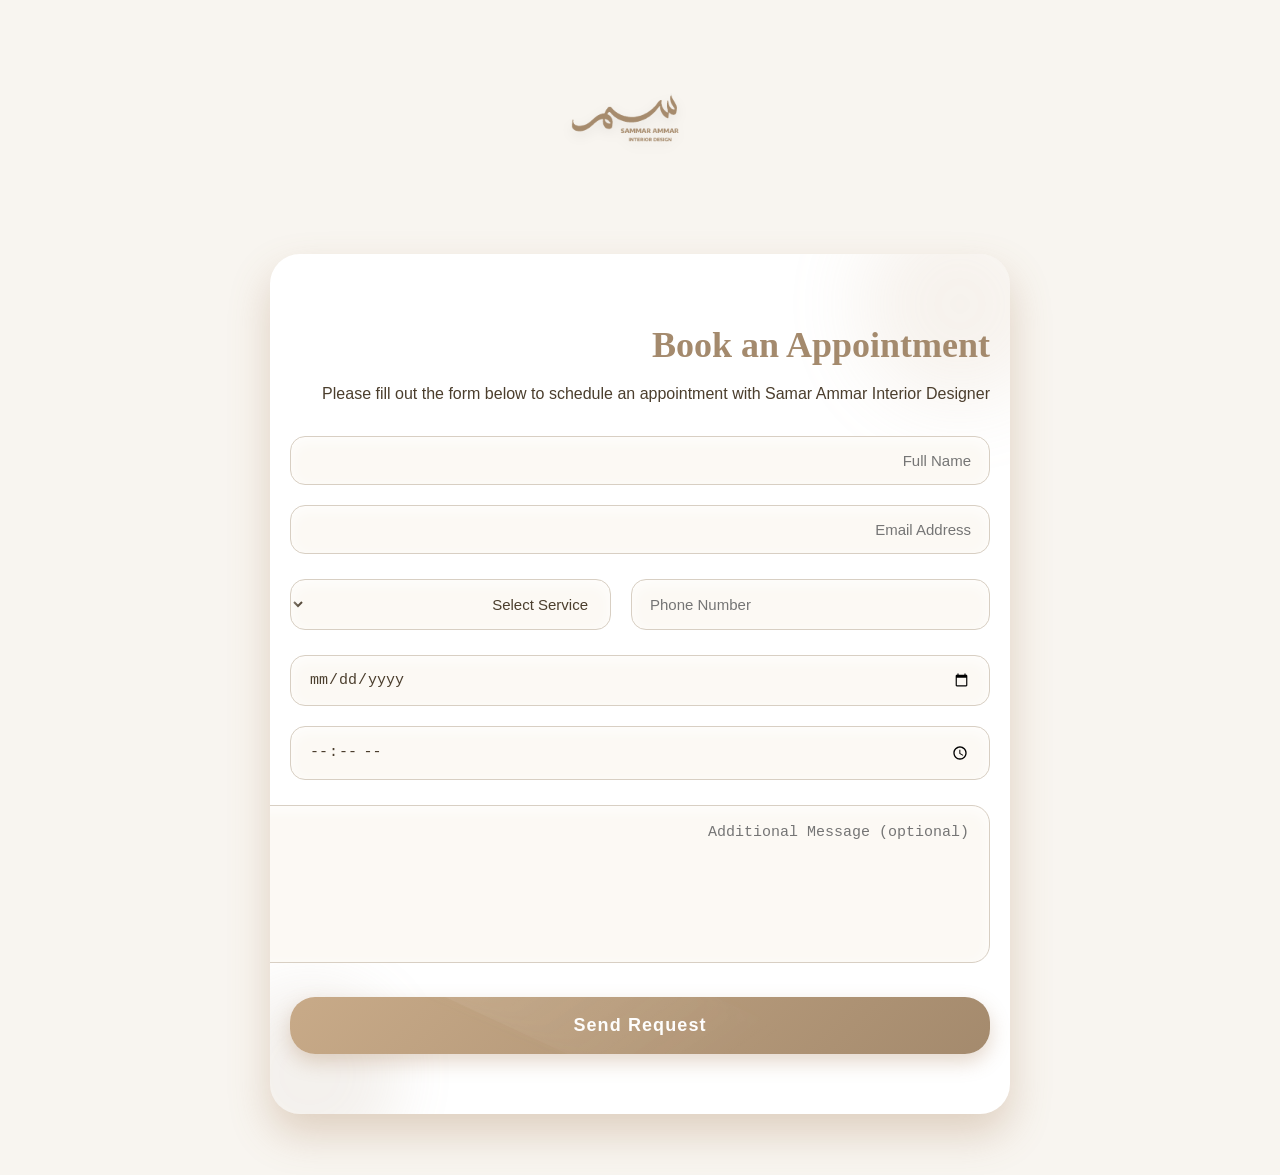
<file: assets/pages/booking.html>
<!DOCTYPE html>
<html lang="ar" dir="rtl">
<head>
  <meta charset="UTF-8" />
  <meta name="viewport" content="width=device-width, initial-scale=1" />
 <title>Book an Appointment - Samar Ammar Interior Designer</title>
   <link href="https://unpkg.com/boxicons@2.1.4/css/boxicons.min.css" rel="stylesheet" />
    <link rel="icon" href="../images/avatar_beige.png" sizes="128x128" type="image/png">
  <style>
    /* ألوان ناعمة وفخمة */
    :root {
      --main-bg: #f9f7f4;
      --accent: #a67c52;
      --accent-dark: #6f5234;
      --text-color: #3a2f23;
      --input-bg: #fffefa;
      --shadow-color: rgba(166,124,82,0.3);
    }

    /* الخطوط */
    @import url('https://fonts.googleapis.com/css2?family=Cairo&family=Playfair+Display&display=swap');

    body {
      margin: 0;
      font-family: 'Cairo', sans-serif;
      background: var(--main-bg);
      color: var(--text-color);
      overflow-x: hidden;
      min-height: 100vh;
    }

    /* اللودر */
    #loader {
      position: fixed;
      top: 0; left: 0; right: 0; bottom: 0;
      background: var(--main-bg);
      display: flex;
      justify-content: center;
      align-items: center;
      z-index: 9999;
    }

    .dot-pulse div {
      width: 15px;
      height: 15px;
      margin: 0 6px;
      background: var(--accent);
      border-radius: 50%;
      animation: pulse 1.2s infinite ease-in-out;
      box-shadow: 0 0 8px var(--accent);
    }
    .dot-pulse div:nth-child(2) {
      animation-delay: 0.15s;
    }
    .dot-pulse div:nth-child(3) {
      animation-delay: 0.3s;
    }
    @keyframes pulse {
      0%, 80%, 100% {
        transform: scale(0.7);
        opacity: 0.6;
      }
      40% {
        transform: scale(1);
        opacity: 1;
      }
    }

    /* محتوى الصفحة مخفي أثناء اللودر */
    #content {
      opacity: 0;
      transition: opacity 0.8s ease-in-out;
    }
    #content.show {
      opacity: 1;
    }

    /* الهيدر */
    header.header {
      text-align: center;
      padding: 25px 0;
      background: transparent;
      animation: fadeInDown 1s ease forwards;
    }
    #logo {
      max-width: 180px;
      filter: drop-shadow(0 4px 6px rgba(0,0,0,0.08));
    }

    @keyframes fadeInDown {
      from {
        opacity: 0;
        transform: translateY(-30px);
      }
      to {
        opacity: 1;
        transform: translateY(0);
      }
    }

    /* قسم الحجز */
    .booking-section {
      position: relative;
      padding: 40px 20px 60px;
      max-width: 700px;
      margin: 20px auto 60px;
      background: white;
      border-radius: 30px;
      box-shadow: 0 20px 40px var(--shadow-color);
      overflow: hidden;
      animation: slideInLeft 1s ease forwards;
    }
    .booking-section::before {
      content: "";
      position: absolute;
      top: -50px; right: -50px;
      width: 200px; height: 200px;
      background: var(--accent);
      border-radius: 50%;
      opacity: 0.15;
      filter: blur(40px);
      z-index: 0;
    }
    .booking-section::after {
      content: "";
      position: absolute;
      bottom: -50px; left: -50px;
      width: 180px; height: 180px;
      background: var(--accent-dark);
      border-radius: 50%;
      opacity: 0.12;
      filter: blur(30px);
      z-index: 0;
    }

    @keyframes slideInLeft {
      from {
        opacity: 0;
        transform: translateX(-50px);
      }
      to {
        opacity: 1;
        transform: translateX(0);
      }
    }

    /* نص العنوان والوصف */
    .booking-container h2 {
      font-family: 'Playfair Display', serif;
      font-size: 36px;
      font-weight: 700;
      margin-bottom: 10px;
      color: var(--accent-dark);
      position: relative;
      z-index: 1;
    }
    .booking-container p {
      font-size: 16px;
      margin-bottom: 30px;
      color: var(--text-color);
      z-index: 1;
      position: relative;
      line-height: 1.5;
    }

    /* الفورم */
    form {
      position: relative;
      z-index: 1;
    }

    .input-group {
      display: flex;
      gap: 20px;
      margin-bottom: 25px;
      flex-wrap: wrap;
    }
    .input-group input,
    .input-group select {
      flex: 1 1 45%;
      padding: 15px 18px;
      font-size: 15px;
      border-radius: 15px;
      border: 1.8px solid #d8cfc3;
      background: var(--input-bg);
      color: var(--text-color);
      transition: all 0.3s ease;
      box-shadow: 0 4px 15px rgba(255,255,255,0.8) inset;
      outline-offset: 3px;
    }
    .input-group input:focus,
    .input-group select:focus {
      border-color: var(--accent);
      box-shadow: 0 0 10px var(--accent);
      outline: none;
      background: #fffefb;
    }

    /* textarea */
    textarea {
      width: 100%;
      padding: 18px 20px;
      font-size: 15px;
      border-radius: 18px;
      border: 1.8px solid #d8cfc3;
      background: var(--input-bg);
      color: var(--text-color);
      resize: vertical;
      min-height: 120px;
      margin-bottom: 30px;
      box-shadow: inset 0 4px 15px rgba(255,255,255,0.8);
      transition: all 0.3s ease;
    }
    textarea:focus {
      border-color: var(--accent);
      box-shadow: 0 0 10px var(--accent);
      outline: none;
      background: #fffefb;
    }

    /* زر الإرسال */
    button[type="submit"] {
      width: 100%;
      padding: 18px 0;
      font-size: 18px;
      font-weight: 700;
      border: none;
      border-radius: 25px;
      background: linear-gradient(135deg, var(--accent), var(--accent-dark));
      color: white;
      cursor: pointer;
      box-shadow: 0 8px 20px var(--shadow-color);
      transition: all 0.4s ease;
      letter-spacing: 1.1px;
      user-select: none;
    }
    button[type="submit"]:hover {
      background: linear-gradient(135deg, var(--accent-dark), var(--accent));
      box-shadow: 0 12px 30px var(--accent-dark);
      transform: translateY(-3px);
    }

    /* Responsive */
    @media (max-width: 580px) {
      .input-group input,
      .input-group select {
        flex: 1 1 100%;
      }
      .booking-section {
        margin: 10px 20px 40px;
        padding: 30px 20px 40px;
      }
      .booking-container h2 {
        font-size: 28px;
      }
    }

    .btn-submit {
  width: 100%;
  padding: 16px 0;
  background: linear-gradient(135deg, #c8aa88, #a48a6d);
  border: none;
  border-radius: 15px;
  font-size: 18px;
  font-weight: 700;
  color: #fff;
  cursor: pointer;
  box-shadow: 0 4px 15px rgba(196, 170, 136, 0.6);
  position: relative;
  overflow: hidden;
  transition: color 0.4s ease;
}

.btn-submit::before {
  content: "";
  position: absolute;
  top: -50%;
  left: -25%;
  width: 150%;
  height: 200%;
  background: linear-gradient(120deg, rgba(255,255,255,0.25) 0%, rgba(255,255,255,0) 60%);
  transform: rotate(25deg);
  transition: all 0.7s ease;
  pointer-events: none;
  opacity: 0.6;
  filter: drop-shadow(0 0 8px #d6c6a2);
  border-radius: 15px;
}

.btn-submit:hover::before {
  left: 120%;
  opacity: 1;
  filter: drop-shadow(0 0 15px #fff);
}

.btn-submit:hover {
  color: #f5f2e7;
  box-shadow:
    0 8px 25px rgba(196, 170, 136, 0.8),
    0 0 20px rgba(255, 255, 255, 0.7);
  background: linear-gradient(135deg, #b5935f, #92794b);
  transform: translateY(-3px);}
     :root {
      --main-bg: #f8f5f0;
      --form-bg: #fffdfa;
      --accent: #c8aa88;
      --accent-dark: #a48a6d;
      --text-color: #4b3e2d;
      --input-bg: #fcf9f4;
    }

  ::-webkit-scrollbar {
      width: 10px;
    }

    ::-webkit-scrollbar-track {
      background: var(--main-bg);
      border-radius: 10px;
    }

    ::-webkit-scrollbar-thumb {
      background: linear-gradient(to bottom, var(--accent), var(--accent-dark));
      border-radius: 10px;
    }
  </style>
</head>
<body>
  <body>
 <body>
  <div id="loader">
    <div class="dot-pulse">
      <div></div>
      <div></div>
      <div></div>
    </div>
  </div>

  <div id="content" style="display:none;">
    <header class="header fade-in">
      <img src="../images/avatar_beige.png" alt="Samar Ammar Interior Designer Logo" id="logo" loading="lazy" />
    </header>

    <section class="booking-section slide-in-left">
      <div class="overlay"></div>
      <div class="booking-container zoom-in">
        <h2>Book an Appointment</h2>
        <p>Please fill out the form below to schedule an appointment with Samar Ammar Interior Designer</p>
        <form action="thankyou.html" method="post">
          <div class="input-group">
            <input type="text" name="fullName" placeholder="Full Name" required />
            <input type="email" name="email" placeholder="Email Address" required />
          </div>
          <div class="input-group">
            <input type="tel" name="phone" placeholder="Phone Number" required />
            <select name="service" required>
              <option value="" disabled selected>Select Service</option>
              <option value="interior-design">Interior Design</option>
              <option value="landscape">Landscape Design</option>
              <option value="engineering-supervision">Exterior Design</option>
            </select>
          </div>
          <div class="input-group">
            <input type="date" name="date" placeholder="Date" required />
            <input type="time" name="time" placeholder="Time" required />
          </div>
          <textarea name="message" placeholder="Additional Message (optional)" rows="5"></textarea>
            <button type="submit" class="btn-submit">Send Request</button>
        </form>
      </div>
    </section>
  </div>  


  <script>
    window.addEventListener('load', () => {
      document.getElementById('loader').style.display = 'none';
      const content = document.getElementById('content');
      content.style.display = 'block';
      // تفعيل ظهور تدريجي
      setTimeout(() => content.classList.add('show'), 50);
    });
  </script>
</body>
</html>
</file>
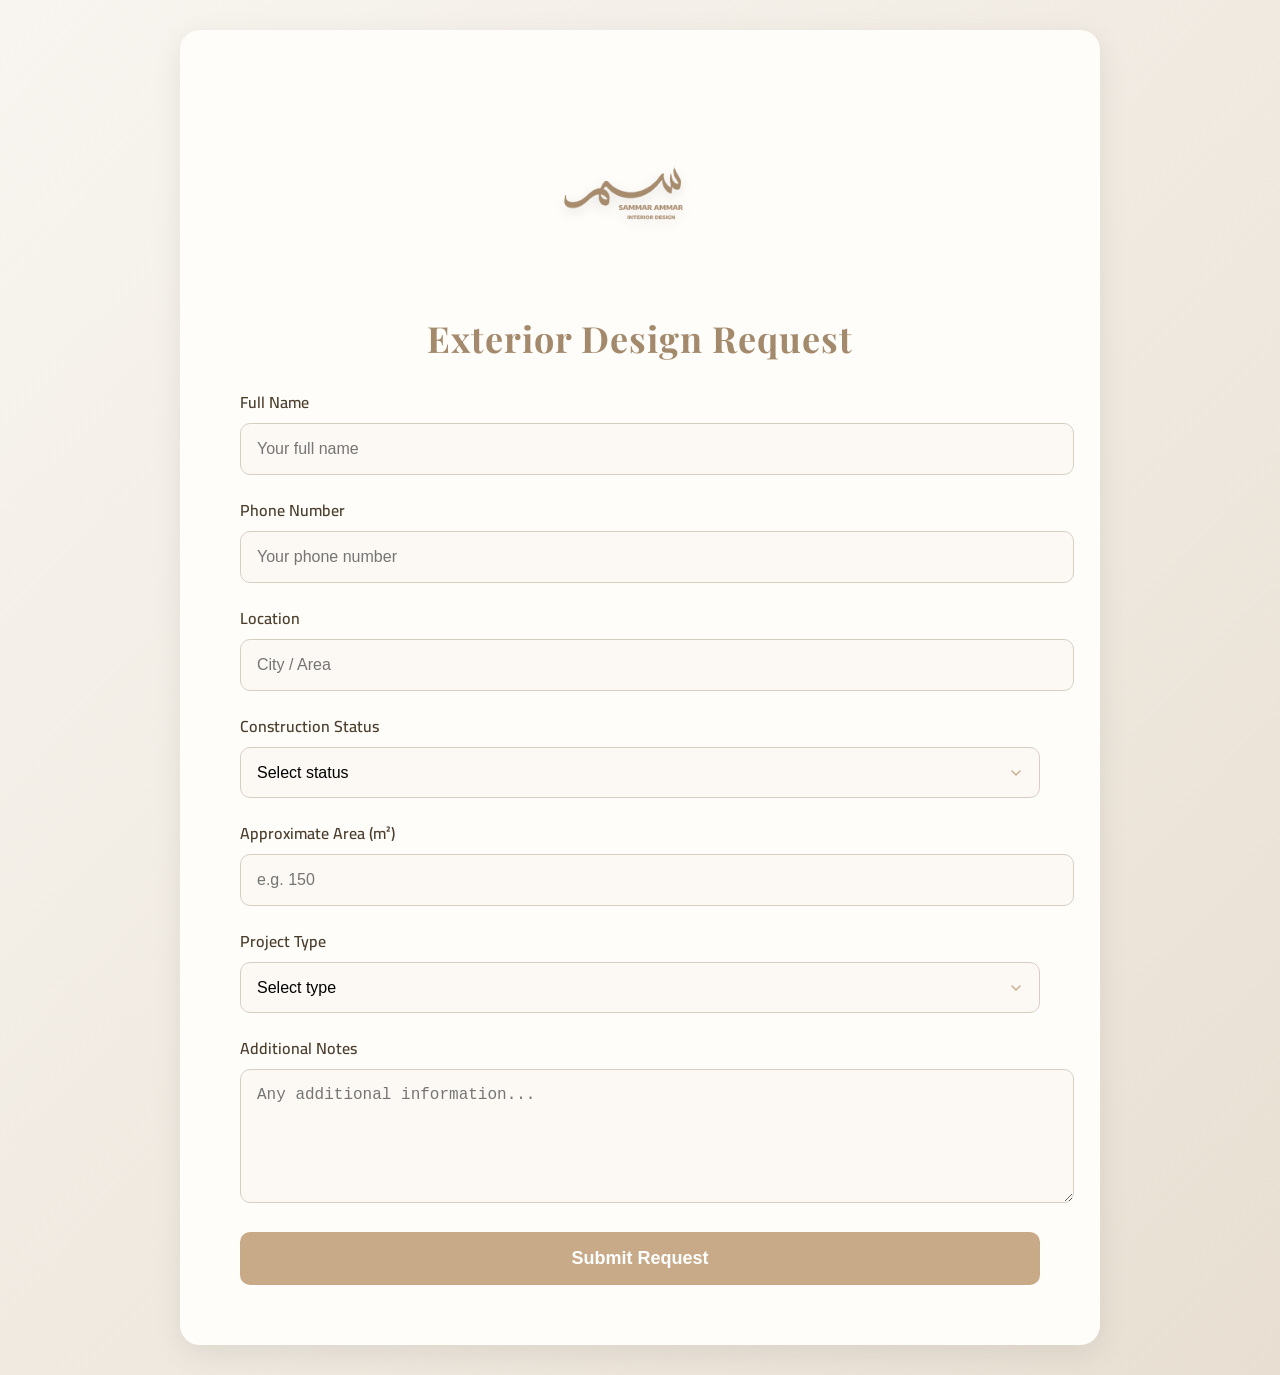
<file: assets/pages/index-exterior.html>
<!DOCTYPE html>
<html lang="en">
<head>
  <meta charset="UTF-8" />
  <meta name="viewport" content="width=device-width, initial-scale=1.0"/>
  <title>Exterior Service Request</title>
      <link rel="icon" href="../images/avatar_beige.png" type="image/png">
  <link href="https://fonts.googleapis.com/css2?family=Playfair+Display:wght@500&family=Cairo&display=swap" rel="stylesheet">
  <style>
    :root {
      --main-bg: #f8f5f0;
      --form-bg: #fffdfa;
      --accent: #c8aa88;
      --accent-dark: #a48a6d;
      --text-color: #4b3e2d;
      --input-bg: #fcf9f4;
    }

    body {
      font-family: 'Cairo', sans-serif;
      background: linear-gradient(to bottom right, var(--main-bg), #e8dfd2);
      color: var(--text-color);
      margin: 0;
      padding: 30px;
    }

    .container {
      max-width: 650px;
      margin: auto;
      background: var(--form-bg);
      padding: 40px;
      border-radius: 20px;
      box-shadow: 0 8px 30px rgba(0, 0, 0, 0.08);
      animation: fadeIn 1.2s ease;
    }

    @keyframes fadeIn {
      from { opacity: 0; transform: translateY(30px); }
      to { opacity: 1; transform: translateY(0); }
    }

    h1 {
      font-family: 'Playfair Display', serif;
      text-align: center;
      color: var(--accent-dark);
      font-size: 28px;
      margin-bottom: 25px;
      letter-spacing: 1px;
    }

    label {
      display: block;
      margin-bottom: 6px;
      font-weight: 600;
    }

    input, select, textarea {
      width: 100%;
      padding: 14px;
      margin-bottom: 20px;
      border: 1px solid #d8cfc3;
      border-radius: 10px;
      background: var(--input-bg);
      font-size: 15px;
      transition: 0.3s ease;
    }

    input:focus, select:focus, textarea:focus {
      border-color: var(--accent);
      box-shadow: 0 0 8px rgba(200, 170, 136, 0.3);
      outline: none;
    }

    textarea {
      resize: vertical;
      min-height: 100px;
    }

    button {
      width: 100%;
      padding: 14px;
      background: var(--accent);
      color: white;
      font-weight: bold;
      border: none;
      border-radius: 10px;
      font-size: 16px;
      cursor: pointer;
      transition: 0.3s ease;
    }

    button:hover {
      background: var(--accent-dark);
      transform: translateY(-2px);
    }

    .logo img {
      display: block;
      margin: 0 auto 20px;
      max-width: 200px;
      filter: drop-shadow(0 4px 6px rgba(0,0,0,0.1));
    }

    ::-webkit-scrollbar {
      width: 10px;
    }

    ::-webkit-scrollbar-track {
      background: var(--main-bg);
      border-radius: 10px;
    }

    ::-webkit-scrollbar-thumb {
      background: linear-gradient(to bottom, var(--accent), var(--accent-dark));
      border-radius: 10px;
    }

    @media (min-width: 300px) and (max-width: 608px) {
      input, select, textarea {
        width: 90%;
        max-width: 400px;
      }
      
      button {
        width: 90%;
        max-width: 400px;
      }
    }
    
    @media (max-width: 600px) {
      body {
        padding: 15px;
      }
      
      .container {
        padding: 20px;
        margin: 10px;
      }
      
      h1 {
        font-size: 24px;
      }
      
      input, select, textarea {
        padding: 12px;
        font-size: 14px;
      }
      
      button {
        padding: 12px;
        font-size: 15px;
      }
      
      .logo img {
        max-width: 150px;
      }
    }
    
    @media (max-width: 480px) {
      body {
        padding: 10px;
      }
      
      .container {
        padding: 15px;
        margin: 5px;
      }
      
      h1 {
        font-size: 22px;
        margin-bottom: 20px;
      }
      
      input, select, textarea {
        padding: 10px;
        font-size: 13px;
        margin-bottom: 15px;
      }
      
      button {
        padding: 10px;
        font-size: 14px;
      }
      
      .logo img {
        max-width: 120px;
      }
    }
    
    @media (max-width: 360px) {
      .container {
        padding: 12px;
      }
      
      h1 {
        font-size: 20px;
      }
      
      input, select, textarea {
        padding: 8px;
        font-size: 12px;
      }
      
      button {
        padding: 8px;
        font-size: 13px;
      }
    }
    
    @media (min-width: 768px) {
      .container {
        max-width: 700px;
        padding: 50px;
      }
      
      h1 {
        font-size: 32px;
      }
      
      input, select, textarea {
        padding: 16px;
        font-size: 16px;
      }
      
      button {
        padding: 16px;
        font-size: 18px;
      }
    }
    
    @media (min-width: 1024px) {
      .container {
        max-width: 800px;
        padding: 60px;
      }
      
      h1 {
        font-size: 36px;
      }
    }

    select {
      appearance: none;
      -webkit-appearance: none;
      -moz-appearance: none;
      background-image: url("data:image/svg+xml;charset=UTF-8,%3csvg xmlns='http://www.w3.org/2000/svg' viewBox='0 0 24 24' fill='none' stroke='%23c8aa88' stroke-width='2' stroke-linecap='round' stroke-linejoin='round'%3e%3cpolyline points='6,9 12,15 18,9'%3e%3c/polyline%3e%3c/svg%3e");
      background-repeat: no-repeat;
      background-position: right 15px center;
      background-size: 16px;
      padding-right: 45px;
      cursor: pointer;
      position: relative;
      transition: all 0.3s ease;
    }

    select:focus {
      border-color: var(--accent);
      box-shadow: 0 0 8px rgba(200, 170, 136, 0.3);
      outline: none;
      transform: translateY(-1px);
    }

    select:hover {
      border-color: var(--accent);
      box-shadow: 0 2px 8px rgba(200, 170, 136, 0.2);
    }

    /* تنسيق مربع الخيارات */
    select:focus option {
      background: var(--form-bg);
      color: var(--text-color);
      padding: 15px 20px;
      font-size: 15px;
      border-bottom: 1px solid rgba(200, 170, 136, 0.1);
      transition: all 0.2s ease;
    }

    select option {
      background: var(--form-bg);
      color: var(--text-color);
      padding: 15px 20px;
      font-size: 15px;
      border-bottom: 1px solid rgba(200, 170, 136, 0.1);
      transition: all 0.2s ease;
      cursor: pointer;
    }

    select option:hover {
      background: linear-gradient(135deg, var(--accent), var(--accent-dark));
      color: white;
      transform: translateX(5px);
      box-shadow: 0 2px 8px rgba(200, 170, 136, 0.3);
    }

    select option:checked {
      background: linear-gradient(135deg, var(--accent-dark), var(--accent));
      color: white;
      font-weight: 600;
      box-shadow: inset 0 2px 4px rgba(0, 0, 0, 0.1);
    }

    select option:first-child {
      border-top-left-radius: 8px;
      border-top-right-radius: 8px;
    }

    select option:last-child {
      border-bottom-left-radius: 8px;
      border-bottom-right-radius: 8px;
      border-bottom: none;
    }

    /* تحسين مظهر dropdown في المتصفحات المختلفة */
    select::-ms-expand {
      display: none;
    }

    /* تأثير إضافي عند فتح القائمة */
    select:focus {
      background-color: rgba(255, 255, 255, 0.95);
    }
  </style>
</head>
<body>
  <div class="container">
    <div class="logo">
              <img src="../images/avatar_beige.png" alt="Samar Ammar Logo" loading="lazy">
    </div>
    <h1>Exterior Design Request</h1>
    <form action="https://getform.io/f/azywqpqb" method="POST" enctype="multipart/form-data">
      <input type="hidden" name="Service" value="Exterior Design">

      <label for="name">Full Name</label>
      <input type="text" id="name" name="name" placeholder="Your full name" required>

      <label for="phone">Phone Number</label>
      <input type="tel" id="phone" name="phone" placeholder="Your phone number" required>

      <label for="location">Location</label>
      <input type="text" id="location" name="location" placeholder="City / Area" required>

      <label for="construction-status">Construction Status</label>
      <select id="construction-status" name="construction-status" required>
        <option value="" disabled selected>Select status</option>
        <option value="empty-land">Empty Land</option>
        <option value="renovation">Renovation</option>
        <option value="from-scratch">From Scratch</option>
        <option value="structure-only">Concrete Structure (عظم)</option>
      </select>

      <label for="approx-area">Approximate Area (m²)</label>
      <input type="number" id="approx-area" name="approx-area" placeholder="e.g. 150" required>

      <label for="project-type">Project Type</label>
      <select id="project-type" name="project-type" required>
        <option value="" disabled selected>Select type</option>
        <option value="residential">Residential</option>
        <option value="commercial">Commercial</option>
      </select>

      <label for="notes">Additional Notes</label>
      <textarea id="notes" name="notes" placeholder="Any additional information..."></textarea>

      <input type="hidden" name="_redirect" value="thanks-page-exterior.html">
      <button type="submit">Submit Request</button>
    </form>
  </div>
</body>
</html>
</file>
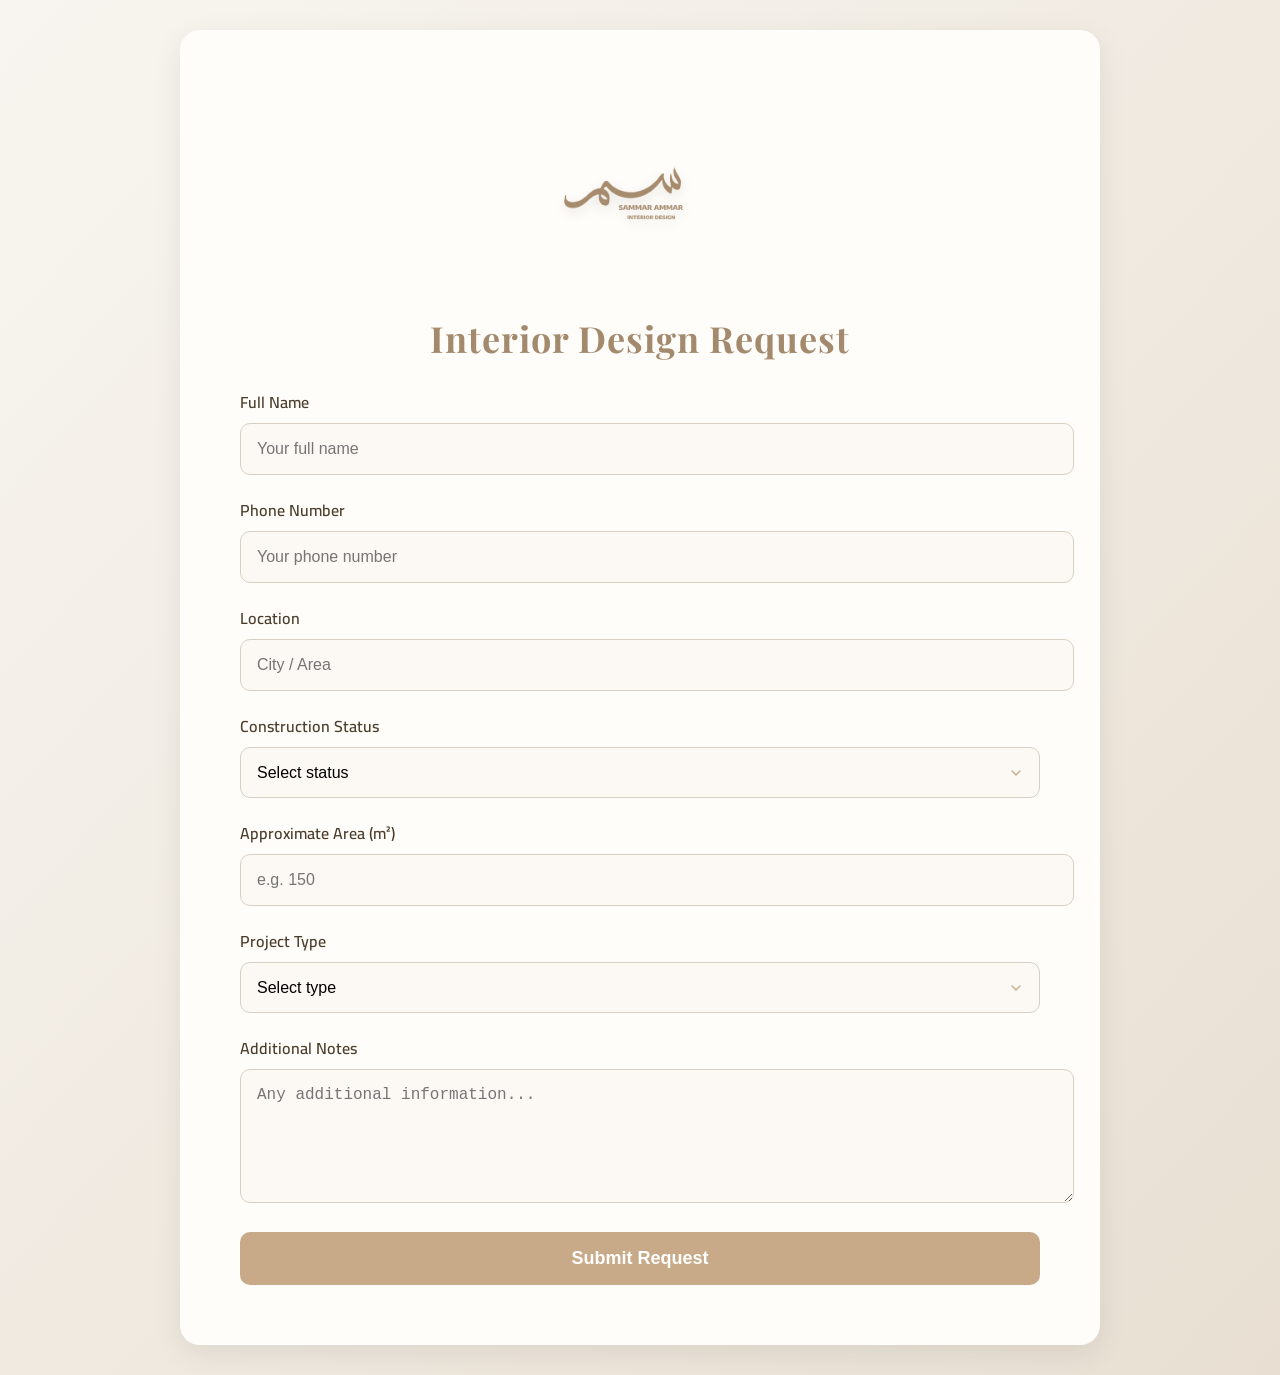
<file: assets/pages/index-interior.html>
<!DOCTYPE html>
<html lang="en">
<head>
  <meta charset="UTF-8" />
  <meta name="viewport" content="width=device-width, initial-scale=1.0"/>
  <title>Interior Service Request</title>
      <link rel="icon" href="../images/avatar_beige.png" type="image/png">
  <link href="https://fonts.googleapis.com/css2?family=Playfair+Display:wght@500&family=Cairo&display=swap" rel="stylesheet">
  <style>
    :root {
      --main-bg: #f8f5f0;
      --form-bg: #fffdfa;
      --accent: #c8aa88;
      --accent-dark: #a48a6d;
      --text-color: #4b3e2d;
      --input-bg: #fcf9f4;
    }

    body {
      font-family: 'Cairo', sans-serif;
      background: linear-gradient(to bottom right, var(--main-bg), #e8dfd2);
      color: var(--text-color);
      margin: 0;
      padding: 30px;
    }

    .container {
      max-width: 650px;
      margin: auto;
      background: var(--form-bg);
      padding: 40px;
      border-radius: 20px;
      box-shadow: 0 8px 30px rgba(0, 0, 0, 0.08);
      animation: fadeIn 1.2s ease;
    }

    @keyframes fadeIn {
      from { opacity: 0; transform: translateY(30px); }
      to { opacity: 1; transform: translateY(0); }
    }

    h1 {
      font-family: 'Playfair Display', serif;
      text-align: center;
      color: var(--accent-dark);
      font-size: 28px;
      margin-bottom: 25px;
      letter-spacing: 1px;
    }

    label {
      display: block;
      margin-bottom: 6px;
      font-weight: 600;
    }

    input, select, textarea {
      width: 100%;
      padding: 14px;
      margin-bottom: 20px;
      border: 1px solid #d8cfc3;
      border-radius: 10px;
      background: var(--input-bg);
      font-size: 15px;
      transition: 0.3s ease;
    }

    input:focus, select:focus, textarea:focus {
      border-color: var(--accent);
      box-shadow: 0 0 8px rgba(200, 170, 136, 0.3);
      outline: none;
    }

    textarea {
      resize: vertical;
      min-height: 100px;
    }

    button {
      width: 100%;
      padding: 14px;
      background: var(--accent);
      color: white;
      font-weight: bold;
      border: none;
      border-radius: 10px;
      font-size: 16px;
      cursor: pointer;
      transition: 0.3s ease;
    }

    button:hover {
      background: var(--accent-dark);
      transform: translateY(-2px);
    }

    .logo img {
      display: block;
      margin: 0 auto 20px;
      max-width: 200px;
      filter: drop-shadow(0 4px 6px rgba(0,0,0,0.1));
    }

    ::-webkit-scrollbar {
      width: 10px;
    }

    ::-webkit-scrollbar-track {
      background: var(--main-bg);
      border-radius: 10px;
    }

    ::-webkit-scrollbar-thumb {
      background: linear-gradient(to bottom, var(--accent), var(--accent-dark));
      border-radius: 10px;
    }

    @media (min-width: 300px) and (max-width: 608px) {
      input, select, textarea {
        width: 90%;
        max-width: 400px;
      }
      
      button {
        width: 90%;
        max-width: 400px;
      }
    }
    
    @media (max-width: 600px) {
      body {
        padding: 15px;
      }
      
      .container {
        padding: 20px;
        margin: 10px;
      }
      
      h1 {
        font-size: 24px;
      }
      
      input, select, textarea {
        padding: 12px;
        font-size: 14px;
      }
      
      button {
        padding: 12px;
        font-size: 15px;
      }
      
      .logo img {
        max-width: 150px;
      }
    }
    
    @media (max-width: 480px) {
      body {
        padding: 10px;
      }
      
      .container {
        padding: 15px;
        margin: 5px;
      }
      
      h1 {
        font-size: 22px;
        margin-bottom: 20px;
      }
      
      input, select, textarea {
        padding: 10px;
        font-size: 13px;
        margin-bottom: 15px;
      }
      
      button {
        padding: 10px;
        font-size: 14px;
      }
      
      .logo img {
        max-width: 120px;
      }
    }
    
    @media (max-width: 360px) {
      .container {
        padding: 12px;
      }
      
      h1 {
        font-size: 20px;
      }
      
      input, select, textarea {
        padding: 8px;
        font-size: 12px;
      }
      
      button {
        padding: 8px;
        font-size: 13px;
      }
    }
    
    @media (min-width: 768px) {
      .container {
        max-width: 700px;
        padding: 50px;
      }
      
      h1 {
        font-size: 32px;
      }
      
      input, select, textarea {
        padding: 16px;
        font-size: 16px;
      }
      
      button {
        padding: 16px;
        font-size: 18px;
      }
    }
    
    @media (min-width: 1024px) {
      .container {
        max-width: 800px;
        padding: 60px;
      }
      
      h1 {
        font-size: 36px;
      }
    }

    select {
      appearance: none;
      -webkit-appearance: none;
      -moz-appearance: none;
      background-image: url("data:image/svg+xml;charset=UTF-8,%3csvg xmlns='http://www.w3.org/2000/svg' viewBox='0 0 24 24' fill='none' stroke='%23c8aa88' stroke-width='2' stroke-linecap='round' stroke-linejoin='round'%3e%3cpolyline points='6,9 12,15 18,9'%3e%3c/polyline%3e%3c/svg%3e");
      background-repeat: no-repeat;
      background-position: right 15px center;
      background-size: 16px;
      padding-right: 45px;
      cursor: pointer;
      position: relative;
      transition: all 0.3s ease;
    }

    select:focus {
      border-color: var(--accent);
      box-shadow: 0 0 8px rgba(200, 170, 136, 0.3);
      outline: none;
      transform: translateY(-1px);
    }

    select:hover {
      border-color: var(--accent);
      box-shadow: 0 2px 8px rgba(200, 170, 136, 0.2);
    }

    /* تنسيق مربع الخيارات */
    select:focus option {
      background: var(--form-bg);
      color: var(--text-color);
      padding: 15px 20px;
      font-size: 15px;
      border-bottom: 1px solid rgba(200, 170, 136, 0.1);
      transition: all 0.2s ease;
    }

    select option {
      background: var(--form-bg);
      color: var(--text-color);
      padding: 15px 20px;
      font-size: 15px;
      border-bottom: 1px solid rgba(200, 170, 136, 0.1);
      transition: all 0.2s ease;
      cursor: pointer;
    }

    select option:hover {
      background: linear-gradient(135deg, var(--accent), var(--accent-dark));
      color: white;
      transform: translateX(5px);
      box-shadow: 0 2px 8px rgba(200, 170, 136, 0.3);
    }

    select option:checked {
      background: linear-gradient(135deg, var(--accent-dark), var(--accent));
      color: white;
      font-weight: 600;
      box-shadow: inset 0 2px 4px rgba(0, 0, 0, 0.1);
    }

    select option:first-child {
      border-top-left-radius: 8px;
      border-top-right-radius: 8px;
    }

    select option:last-child {
      border-bottom-left-radius: 8px;
      border-bottom-right-radius: 8px;
      border-bottom: none;
    }

    /* تحسين مظهر dropdown في المتصفحات المختلفة */
    select::-ms-expand {
      display: none;
    }

    /* تأثير إضافي عند فتح القائمة */
    select:focus {
      background-color: rgba(255, 255, 255, 0.95);
    }
  </style>
</head>
<body>
  <div class="container">
    <div class="logo">
              <img src="../images/avatar_beige.png" alt="Samar Ammar Logo" loading="lazy">
    </div>
    <h1>Interior Design Request</h1>
    <form action="https://getform.io/f/azywqpqb" method="POST" enctype="multipart/form-data">
      <input type="hidden" name="Service" value="Interior Design">

      <label for="name">Full Name</label>
      <input type="text" id="name" name="name" placeholder="Your full name" required>

      <label for="phone">Phone Number</label>
      <input type="tel" id="phone" name="phone" placeholder="Your phone number" required>

      <label for="location">Location</label>
      <input type="text" id="location" name="location" placeholder="City / Area" required>

      <label for="construction-status">Construction Status</label>
      <select id="construction-status" name="construction-status" required>
        <option value="" disabled selected>Select status</option>
        <option value="empty-land">Empty Land</option>
        <option value="renovation">Renovation</option>
        <option value="from-scratch">From Scratch</option>
        <option value="structure-only">Concrete Structure (عظم)</option>
      </select>

      <label for="approx-area">Approximate Area (m²)</label>
      <input type="number" id="approx-area" name="approx-area" placeholder="e.g. 150" required>

      <label for="project-type">Project Type</label>
      <select id="project-type" name="project-type" required>
        <option value="" disabled selected>Select type</option>
        <option value="residential">Residential</option>
        <option value="commercial">Commercial</option>
      </select>

      <label for="notes">Additional Notes</label>
      <textarea id="notes" name="notes" placeholder="Any additional information..."></textarea>

      <input type="hidden" name="_redirect" value="thanks-page-interior.html">
      <button type="submit">Submit Request</button>
    </form>
  </div>
</body>
</html>
</file>
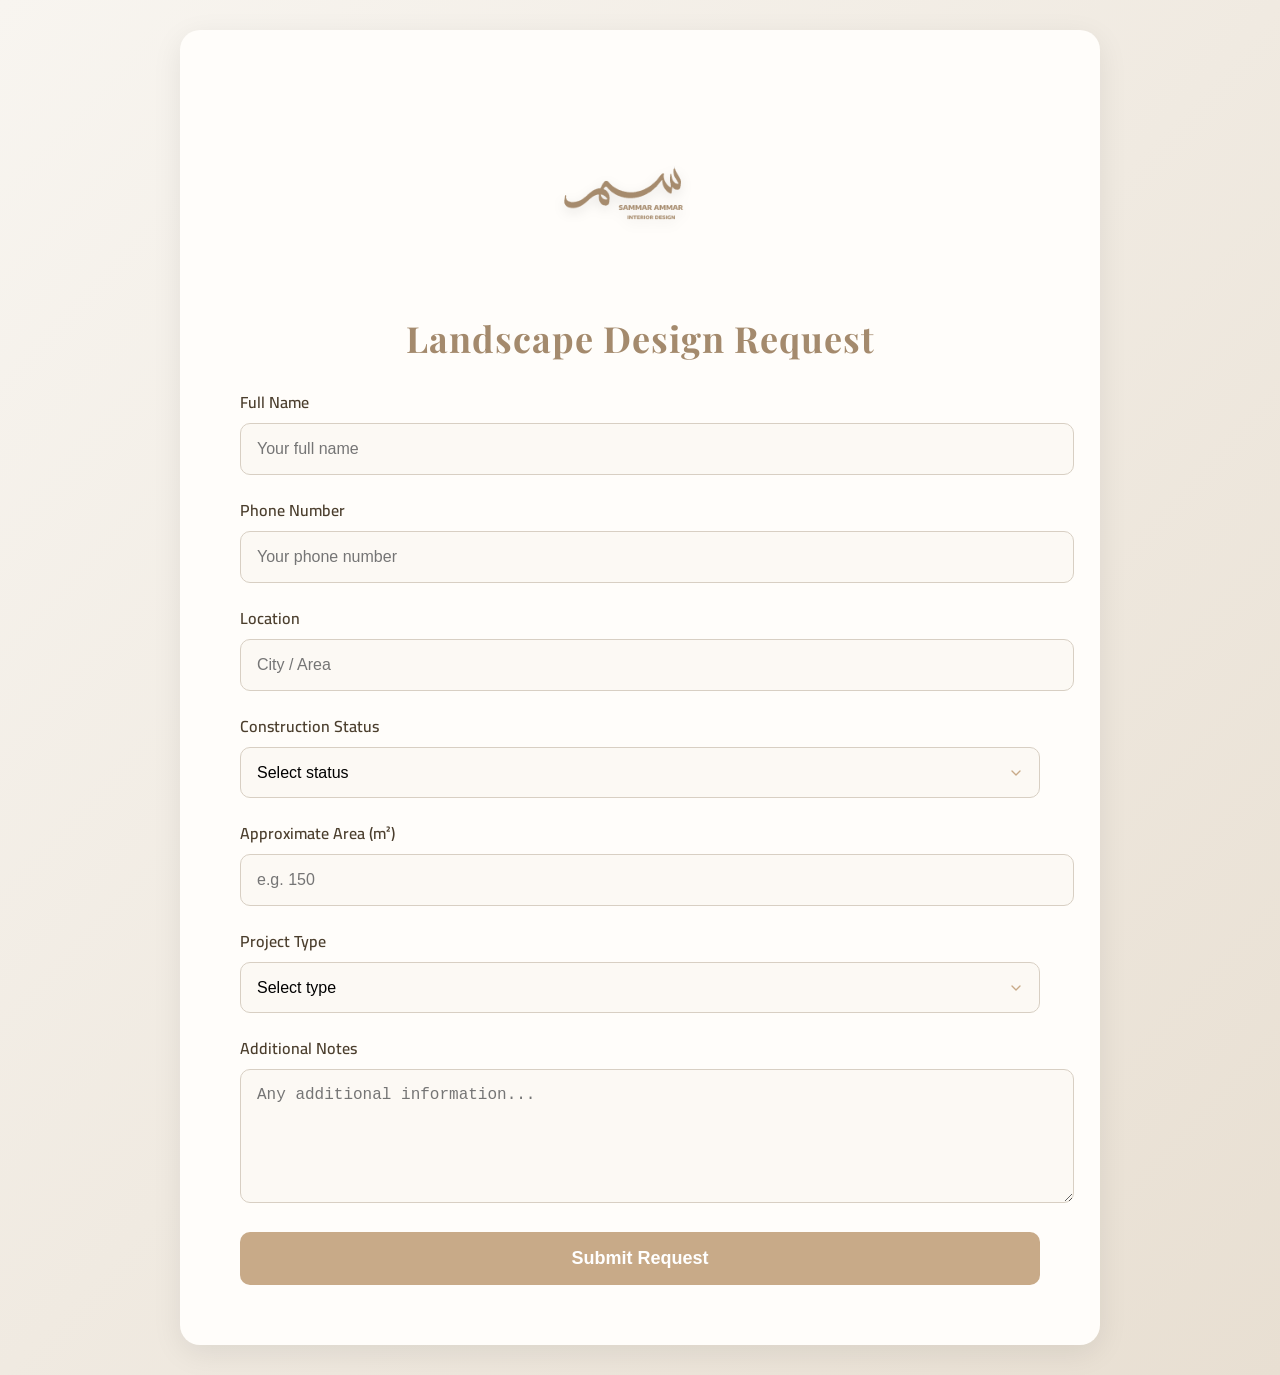
<file: assets/pages/index-landscape.html>
<!DOCTYPE html>
<html lang="en">
<head>
  <meta charset="UTF-8" />
  <meta name="viewport" content="width=device-width, initial-scale=1.0"/>
  <title>Landscape Service Request</title>
      <link rel="icon" href="../images/avatar_beige.png" type="image/png">
  <link href="https://fonts.googleapis.com/css2?family=Playfair+Display:wght@500&family=Cairo&display=swap" rel="stylesheet">
  <style>
    :root {
      --main-bg: #f8f5f0;
      --form-bg: #fffdfa;
      --accent: #c8aa88;
      --accent-dark: #a48a6d;
      --text-color: #4b3e2d;
      --input-bg: #fcf9f4;
    }

    body {
      font-family: 'Cairo', sans-serif;
      background: linear-gradient(to bottom right, var(--main-bg), #e8dfd2);
      color: var(--text-color);
      margin: 0;
      padding: 30px;
    }

    .container {
      max-width: 650px;
      margin: auto;
      background: var(--form-bg);
      padding: 40px;
      border-radius: 20px;
      box-shadow: 0 8px 30px rgba(0, 0, 0, 0.08);
      animation: fadeIn 1.2s ease;
    }

    @keyframes fadeIn {
      from { opacity: 0; transform: translateY(30px); }
      to { opacity: 1; transform: translateY(0); }
    }

    h1 {
      font-family: 'Playfair Display', serif;
      text-align: center;
      color: var(--accent-dark);
      font-size: 28px;
      margin-bottom: 25px;
      letter-spacing: 1px;
    }

    label {
      display: block;
      margin-bottom: 6px;
      font-weight: 600;
    }

    input, select, textarea {
      width: 100%;
      padding: 14px;
      margin-bottom: 20px;
      border: 1px solid #d8cfc3;
      border-radius: 10px;
      background: var(--input-bg);
      font-size: 15px;
      transition: 0.3s ease;
    }

    input:focus, select:focus, textarea:focus {
      border-color: var(--accent);
      box-shadow: 0 0 8px rgba(200, 170, 136, 0.3);
      outline: none;
    }

    textarea {
      resize: vertical;
      min-height: 100px;
    }

    button {
      width: 100%;
      padding: 14px;
      background: var(--accent);
      color: white;
      font-weight: bold;
      border: none;
      border-radius: 10px;
      font-size: 16px;
      cursor: pointer;
      transition: 0.3s ease;
    }

    button:hover {
      background: var(--accent-dark);
      transform: translateY(-2px);
    }

    .logo img {
      display: block;
      margin: 0 auto 20px;
      max-width: 200px;
      filter: drop-shadow(0 4px 6px rgba(0,0,0,0.1));
    }

    ::-webkit-scrollbar {
      width: 10px;
    }

    ::-webkit-scrollbar-track {
      background: var(--main-bg);
      border-radius: 10px;
    }

    ::-webkit-scrollbar-thumb {
      background: linear-gradient(to bottom, var(--accent), var(--accent-dark));
      border-radius: 10px;
    }

    @media (min-width: 300px) and (max-width: 608px) {
      input, select, textarea {
        width: 90%;
        max-width: 400px;
      }
      
      button {
        width: 90%;
        max-width: 400px;
      }
    }
    
    @media (max-width: 600px) {
      body {
        padding: 15px;
      }
      
      .container {
        padding: 20px;
        margin: 10px;
      }
      
      h1 {
        font-size: 24px;
      }
      
      input, select, textarea {
        padding: 12px;
        font-size: 14px;
      }
      
      button {
        padding: 12px;
        font-size: 15px;
      }
      
      .logo img {
        max-width: 150px;
      }
    }
    
    @media (max-width: 480px) {
      body {
        padding: 10px;
      }
      
      .container {
        padding: 15px;
        margin: 5px;
      }
      
      h1 {
        font-size: 22px;
        margin-bottom: 20px;
      }
      
      input, select, textarea {
        padding: 10px;
        font-size: 13px;
        margin-bottom: 15px;
      }
      
      button {
        padding: 10px;
        font-size: 14px;
      }
      
      .logo img {
        max-width: 120px;
      }
    }
    
    @media (max-width: 360px) {
      .container {
        padding: 12px;
      }
      
      h1 {
        font-size: 20px;
      }
      
      input, select, textarea {
        padding: 8px;
        font-size: 12px;
      }
      
      button {
        padding: 8px;
        font-size: 13px;
      }
    }
    
    @media (min-width: 768px) {
      .container {
        max-width: 700px;
        padding: 50px;
      }
      
      h1 {
        font-size: 32px;
      }
      
      input, select, textarea {
        padding: 16px;
        font-size: 16px;
      }
      
      button {
        padding: 16px;
        font-size: 18px;
      }
    }
    
    @media (min-width: 1024px) {
      .container {
        max-width: 800px;
        padding: 60px;
      }
      
      h1 {
        font-size: 36px;
      }
    }

    select {
      appearance: none;
      -webkit-appearance: none;
      -moz-appearance: none;
      background-image: url("data:image/svg+xml;charset=UTF-8,%3csvg xmlns='http://www.w3.org/2000/svg' viewBox='0 0 24 24' fill='none' stroke='%23c8aa88' stroke-width='2' stroke-linecap='round' stroke-linejoin='round'%3e%3cpolyline points='6,9 12,15 18,9'%3e%3c/polyline%3e%3c/svg%3e");
      background-repeat: no-repeat;
      background-position: right 15px center;
      background-size: 16px;
      padding-right: 45px;
      cursor: pointer;
      position: relative;
      transition: all 0.3s ease;
    }

    select:focus {
      border-color: var(--accent);
      box-shadow: 0 0 8px rgba(200, 170, 136, 0.3);
      outline: none;
      transform: translateY(-1px);
    }

    select:hover {
      border-color: var(--accent);
      box-shadow: 0 2px 8px rgba(200, 170, 136, 0.2);
    }

    /* تنسيق مربع الخيارات */
    select:focus option {
      background: var(--form-bg);
      color: var(--text-color);
      padding: 15px 20px;
      font-size: 15px;
      border-bottom: 1px solid rgba(200, 170, 136, 0.1);
      transition: all 0.2s ease;
    }

    select option {
      background: var(--form-bg);
      color: var(--text-color);
      padding: 15px 20px;
      font-size: 15px;
      border-bottom: 1px solid rgba(200, 170, 136, 0.1);
      transition: all 0.2s ease;
      cursor: pointer;
    }

    select option:hover {
      background: linear-gradient(135deg, var(--accent), var(--accent-dark));
      color: white;
      transform: translateX(5px);
      box-shadow: 0 2px 8px rgba(200, 170, 136, 0.3);
    }

    select option:checked {
      background: linear-gradient(135deg, var(--accent-dark), var(--accent));
      color: white;
      font-weight: 600;
      box-shadow: inset 0 2px 4px rgba(0, 0, 0, 0.1);
    }

    select option:first-child {
      border-top-left-radius: 8px;
      border-top-right-radius: 8px;
    }

    select option:last-child {
      border-bottom-left-radius: 8px;
      border-bottom-right-radius: 8px;
      border-bottom: none;
    }

    /* تحسين مظهر dropdown في المتصفحات المختلفة */
    select::-ms-expand {
      display: none;
    }

    /* تأثير إضافي عند فتح القائمة */
    select:focus {
      background-color: rgba(255, 255, 255, 0.95);
    }
  </style>
</head>
<body>
  <div class="container">
    <div class="logo">
              <img src="../images/avatar_beige.png" alt="Samar Ammar Logo" loading="lazy">
    </div>
    <h1>Landscape Design Request</h1>
    <form action="https://getform.io/f/azywqpqb" method="POST" enctype="multipart/form-data">
      <input type="hidden" name="Service" value="Landscape Design">

      <label for="name">Full Name</label>
      <input type="text" id="name" name="name" placeholder="Your full name" required>

      <label for="phone">Phone Number</label>
      <input type="tel" id="phone" name="phone" placeholder="Your phone number" required>

      <label for="location">Location</label>
      <input type="text" id="location" name="location" placeholder="City / Area" required>

      <label for="construction-status">Construction Status</label>
      <select id="construction-status" name="construction-status" required>
        <option value="" disabled selected>Select status</option>
        <option value="empty-land">Empty Land</option>
        <option value="renovation">Renovation</option>
        <option value="from-scratch">From Scratch</option>
        <option value="structure-only">Concrete Structure (عظم)</option>
      </select>

      <label for="approx-area">Approximate Area (m²)</label>
      <input type="number" id="approx-area" name="approx-area" placeholder="e.g. 150" required>

      <label for="project-type">Project Type</label>
      <select id="project-type" name="project-type" required>
        <option value="" disabled selected>Select type</option>
        <option value="residential">Residential</option>
        <option value="commercial">Commercial</option>
      </select>

      <label for="notes">Additional Notes</label>
      <textarea id="notes" name="notes" placeholder="Any additional information..."></textarea>

      <input type="hidden" name="_redirect" value="thanks-page-landscape.html">
      <button type="submit">Submit Request</button>
    </form>
  </div>
</body>
</html>
</file>
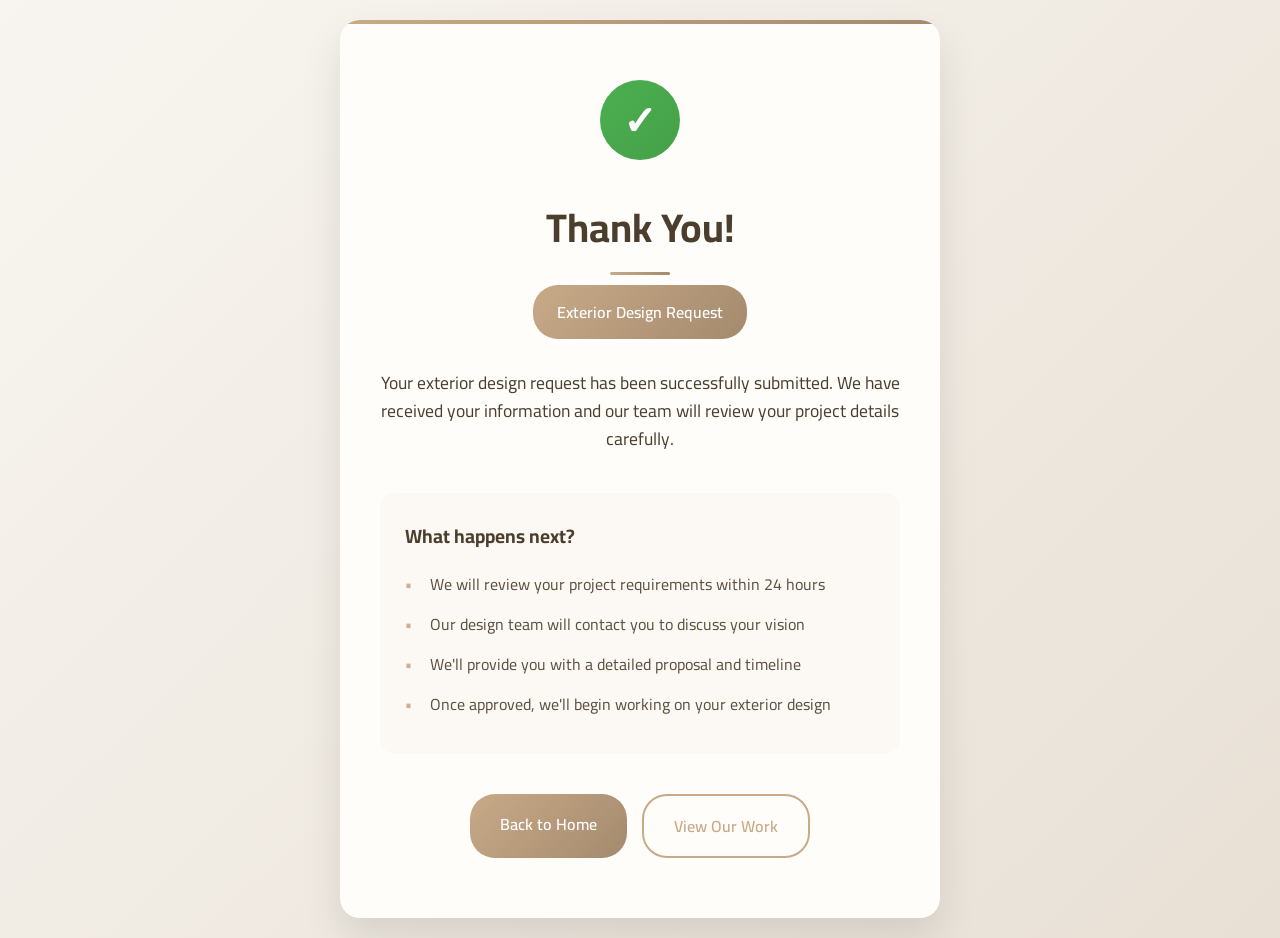
<file: assets/pages/thanks-page-exterior.html>
<!DOCTYPE html>
<html lang="en">
<head>
  <meta charset="UTF-8" />
  <meta name="viewport" content="width=device-width, initial-scale=1.0"/>
  <title>Thank You - Exterior Design Request</title>
  <link rel="preconnect" href="https://fonts.googleapis.com">
  <link href="https://fonts.googleapis.com/css2?family=Cairo:wght@400;700&display=swap" rel="stylesheet">
  <style>
    :root {
      --main-bg: #f8f5f0;
      --form-bg: #fffdfa;
      --accent: #c8aa88;
      --accent-dark: #a48a6d;
      --text-color: #4b3e2d;
      --input-bg: #fcf9f4;
      --success-color: #4CAF50;
      --success-hover: #45a049;
    }

    * {
      margin: 0;
      padding: 0;
      box-sizing: border-box;
    }

    body {
      font-family: 'Cairo', sans-serif;
      background: linear-gradient(135deg, var(--main-bg) 0%, #e8e0d5 100%);
      min-height: 100vh;
      display: flex;
      align-items: center;
      justify-content: center;
      padding: 20px;
    }

    .thank-you-container {
      background: var(--form-bg);
      border-radius: 20px;
      box-shadow: 0 20px 40px rgba(0, 0, 0, 0.1);
      padding: 60px 40px;
      text-align: center;
      max-width: 600px;
      width: 100%;
      position: relative;
      overflow: hidden;
      animation: fadeIn 0.8s ease-out;
    }

    .thank-you-container::before {
      content: '';
      position: absolute;
      top: 0;
      left: 0;
      right: 0;
      height: 4px;
      background: linear-gradient(90deg, var(--accent), var(--accent-dark));
    }

    .success-icon {
      width: 80px;
      height: 80px;
      background: linear-gradient(135deg, var(--success-color), var(--success-hover));
      border-radius: 50%;
      display: flex;
      align-items: center;
      justify-content: center;
      margin: 0 auto 30px;
      animation: bounce 0.6s ease-out 0.3s both;
    }

    .success-icon::after {
      content: '✓';
      color: white;
      font-size: 40px;
      font-weight: bold;
    }

    h1 {
      color: var(--text-color);
      font-size: 2.5rem;
      margin-bottom: 20px;
      font-weight: 700;
      position: relative;
      animation: slideUp 0.8s ease-out 0.4s both;
    }

    h1::after {
      content: '';
      position: absolute;
      bottom: -10px;
      left: 50%;
      transform: translateX(-50%);
      width: 60px;
      height: 3px;
      background: linear-gradient(90deg, var(--accent), var(--accent-dark));
      border-radius: 2px;
    }

    .message {
      color: var(--text-color);
      font-size: 1.1rem;
      line-height: 1.6;
      margin-bottom: 40px;
      opacity: 0.9;
      animation: slideUp 0.8s ease-out 0.5s both;
    }

    .service-type {
      background: linear-gradient(135deg, var(--accent), var(--accent-dark));
      color: white;
      padding: 12px 24px;
      border-radius: 25px;
      display: inline-block;
      font-weight: 600;
      margin-bottom: 30px;
      animation: slideUp 0.8s ease-out 0.6s both;
    }

    .next-steps {
      background: var(--input-bg);
      border-radius: 15px;
      padding: 25px;
      margin-bottom: 40px;
      text-align: left;
      animation: slideUp 0.8s ease-out 0.7s both;
    }

    .next-steps h3 {
      color: var(--text-color);
      margin-bottom: 15px;
      font-size: 1.2rem;
    }

    .next-steps ul {
      list-style: none;
      padding: 0;
    }

    .next-steps li {
      color: var(--text-color);
      margin-bottom: 10px;
      padding-left: 25px;
      position: relative;
      opacity: 0.9;
    }

    .next-steps li::before {
      content: '•';
      color: var(--accent);
      font-weight: bold;
      position: absolute;
      left: 0;
    }

    .button-group {
      display: flex;
      gap: 15px;
      justify-content: center;
      flex-wrap: wrap;
      animation: slideUp 0.8s ease-out 0.8s both;
    }

    .btn {
      padding: 15px 30px;
      border: none;
      border-radius: 25px;
      font-family: 'Cairo', sans-serif;
      font-size: 1rem;
      font-weight: 600;
      cursor: pointer;
      transition: all 0.3s ease;
      text-decoration: none;
      display: inline-block;
      min-width: 140px;
    }

    .btn-primary {
      background: linear-gradient(135deg, var(--accent), var(--accent-dark));
      color: white;
    }

    .btn-primary:hover {
      transform: translateY(-2px);
      box-shadow: 0 10px 20px rgba(200, 170, 136, 0.3);
    }

    .btn-secondary {
      background: transparent;
      color: var(--accent);
      border: 2px solid var(--accent);
    }

    .btn-secondary:hover {
      background: var(--accent);
      color: white;
      transform: translateY(-2px);
    }

    @keyframes fadeIn {
      from {
        opacity: 0;
        transform: translateY(30px);
      }
      to {
        opacity: 1;
        transform: translateY(0);
      }
    }

    @keyframes slideUp {
      from {
        opacity: 0;
        transform: translateY(20px);
      }
      to {
        opacity: 1;
        transform: translateY(0);
      }
    }

    @keyframes bounce {
      0%, 20%, 53%, 80%, 100% {
        transform: translateY(0);
      }
      40%, 43% {
        transform: translateY(-10px);
      }
      70% {
        transform: translateY(-5px);
      }
      90% {
        transform: translateY(-2px);
      }
    }

    @media (max-width: 768px) {
      .thank-you-container {
        padding: 40px 20px;
        margin: 10px;
      }

      h1 {
        font-size: 2rem;
      }

      .button-group {
        flex-direction: column;
        align-items: center;
      }

      .btn {
        width: 100%;
        max-width: 250px;
      }
    }
  </style>
</head>
<body>
  <div class="thank-you-container">
    <div class="success-icon"></div>
    
    <h1>Thank You!</h1>
    
    <div class="service-type">Exterior Design Request</div>
    
    <p class="message">
      Your exterior design request has been successfully submitted. We have received your information and our team will review your project details carefully.
    </p>
    
    <div class="next-steps">
      <h3>What happens next?</h3>
      <ul>
        <li>We will review your project requirements within 24 hours</li>
        <li>Our design team will contact you to discuss your vision</li>
        <li>We'll provide you with a detailed proposal and timeline</li>
        <li>Once approved, we'll begin working on your exterior design</li>
      </ul>
    </div>
    
    <div class="button-group">
      <a href="index.html" class="btn btn-primary">Back to Home</a>
      <a href="index2.html#exteriorphotos" class="btn btn-secondary">View Our Work</a>
    </div>
  </div>
</body>
</html>
</file>
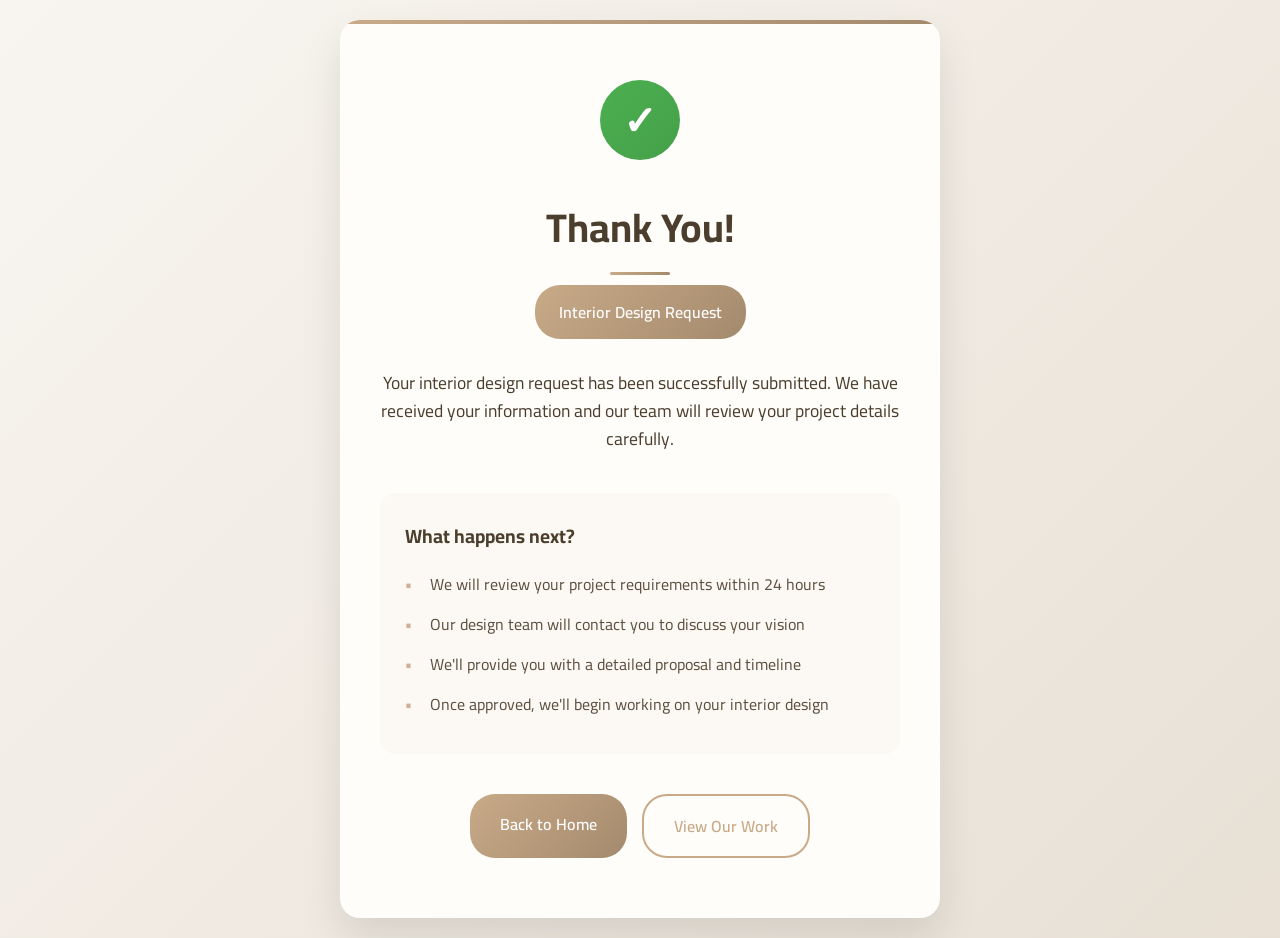
<file: assets/pages/thanks-page-interior.html>
<!DOCTYPE html>
<html lang="en">
<head>
  <meta charset="UTF-8" />
  <meta name="viewport" content="width=device-width, initial-scale=1.0"/>
  <title>Thank You - Interior Design Request</title>
  <link rel="preconnect" href="https://fonts.googleapis.com">
  <link href="https://fonts.googleapis.com/css2?family=Cairo:wght@400;700&display=swap" rel="stylesheet">
  <style>
    :root {
      --main-bg: #f8f5f0;
      --form-bg: #fffdfa;
      --accent: #c8aa88;
      --accent-dark: #a48a6d;
      --text-color: #4b3e2d;
      --input-bg: #fcf9f4;
      --success-color: #4CAF50;
      --success-hover: #45a049;
    }

    * {
      margin: 0;
      padding: 0;
      box-sizing: border-box;
    }

    body {
      font-family: 'Cairo', sans-serif;
      background: linear-gradient(135deg, var(--main-bg) 0%, #e8e0d5 100%);
      min-height: 100vh;
      display: flex;
      align-items: center;
      justify-content: center;
      padding: 20px;
    }

    .thank-you-container {
      background: var(--form-bg);
      border-radius: 20px;
      box-shadow: 0 20px 40px rgba(0, 0, 0, 0.1);
      padding: 60px 40px;
      text-align: center;
      max-width: 600px;
      width: 100%;
      position: relative;
      overflow: hidden;
      animation: fadeIn 0.8s ease-out;
    }

    .thank-you-container::before {
      content: '';
      position: absolute;
      top: 0;
      left: 0;
      right: 0;
      height: 4px;
      background: linear-gradient(90deg, var(--accent), var(--accent-dark));
    }

    .success-icon {
      width: 80px;
      height: 80px;
      background: linear-gradient(135deg, var(--success-color), var(--success-hover));
      border-radius: 50%;
      display: flex;
      align-items: center;
      justify-content: center;
      margin: 0 auto 30px;
      animation: bounce 0.6s ease-out 0.3s both;
    }

    .success-icon::after {
      content: '✓';
      color: white;
      font-size: 40px;
      font-weight: bold;
    }

    h1 {
      color: var(--text-color);
      font-size: 2.5rem;
      margin-bottom: 20px;
      font-weight: 700;
      position: relative;
      animation: slideUp 0.8s ease-out 0.4s both;
    }

    h1::after {
      content: '';
      position: absolute;
      bottom: -10px;
      left: 50%;
      transform: translateX(-50%);
      width: 60px;
      height: 3px;
      background: linear-gradient(90deg, var(--accent), var(--accent-dark));
      border-radius: 2px;
    }

    .message {
      color: var(--text-color);
      font-size: 1.1rem;
      line-height: 1.6;
      margin-bottom: 40px;
      opacity: 0.9;
      animation: slideUp 0.8s ease-out 0.5s both;
    }

    .service-type {
      background: linear-gradient(135deg, var(--accent), var(--accent-dark));
      color: white;
      padding: 12px 24px;
      border-radius: 25px;
      display: inline-block;
      font-weight: 600;
      margin-bottom: 30px;
      animation: slideUp 0.8s ease-out 0.6s both;
    }

    .next-steps {
      background: var(--input-bg);
      border-radius: 15px;
      padding: 25px;
      margin-bottom: 40px;
      text-align: left;
      animation: slideUp 0.8s ease-out 0.7s both;
    }

    .next-steps h3 {
      color: var(--text-color);
      margin-bottom: 15px;
      font-size: 1.2rem;
    }

    .next-steps ul {
      list-style: none;
      padding: 0;
    }

    .next-steps li {
      color: var(--text-color);
      margin-bottom: 10px;
      padding-left: 25px;
      position: relative;
      opacity: 0.9;
    }

    .next-steps li::before {
      content: '•';
      color: var(--accent);
      font-weight: bold;
      position: absolute;
      left: 0;
    }

    .button-group {
      display: flex;
      gap: 15px;
      justify-content: center;
      flex-wrap: wrap;
      animation: slideUp 0.8s ease-out 0.8s both;
    }

    .btn {
      padding: 15px 30px;
      border: none;
      border-radius: 25px;
      font-family: 'Cairo', sans-serif;
      font-size: 1rem;
      font-weight: 600;
      cursor: pointer;
      transition: all 0.3s ease;
      text-decoration: none;
      display: inline-block;
      min-width: 140px;
    }

    .btn-primary {
      background: linear-gradient(135deg, var(--accent), var(--accent-dark));
      color: white;
    }

    .btn-primary:hover {
      transform: translateY(-2px);
      box-shadow: 0 10px 20px rgba(200, 170, 136, 0.3);
    }

    .btn-secondary {
      background: transparent;
      color: var(--accent);
      border: 2px solid var(--accent);
    }

    .btn-secondary:hover {
      background: var(--accent);
      color: white;
      transform: translateY(-2px);
    }

    @keyframes fadeIn {
      from {
        opacity: 0;
        transform: translateY(30px);
      }
      to {
        opacity: 1;
        transform: translateY(0);
      }
    }

    @keyframes slideUp {
      from {
        opacity: 0;
        transform: translateY(20px);
      }
      to {
        opacity: 1;
        transform: translateY(0);
      }
    }

    @keyframes bounce {
      0%, 20%, 53%, 80%, 100% {
        transform: translateY(0);
      }
      40%, 43% {
        transform: translateY(-10px);
      }
      70% {
        transform: translateY(-5px);
      }
      90% {
        transform: translateY(-2px);
      }
    }

    @media (max-width: 768px) {
      .thank-you-container {
        padding: 40px 20px;
        margin: 10px;
      }

      h1 {
        font-size: 2rem;
      }

      .button-group {
        flex-direction: column;
        align-items: center;
      }

      .btn {
        width: 100%;
        max-width: 250px;
      }
    }
  </style>
</head>
<body>
  <div class="thank-you-container">
    <div class="success-icon"></div>
    
    <h1>Thank You!</h1>
    
    <div class="service-type">Interior Design Request</div>
    
    <p class="message">
      Your interior design request has been successfully submitted. We have received your information and our team will review your project details carefully.
    </p>
    
    <div class="next-steps">
      <h3>What happens next?</h3>
      <ul>
        <li>We will review your project requirements within 24 hours</li>
        <li>Our design team will contact you to discuss your vision</li>
        <li>We'll provide you with a detailed proposal and timeline</li>
        <li>Once approved, we'll begin working on your interior design</li>
      </ul>
    </div>
    
    <div class="button-group">
      <a href="index.html" class="btn btn-primary">Back to Home</a>
      <a href="index2.html#interiorphotos" class="btn btn-secondary">View Our Work</a>
    </div>
  </div>
</body>
</html>
</file>
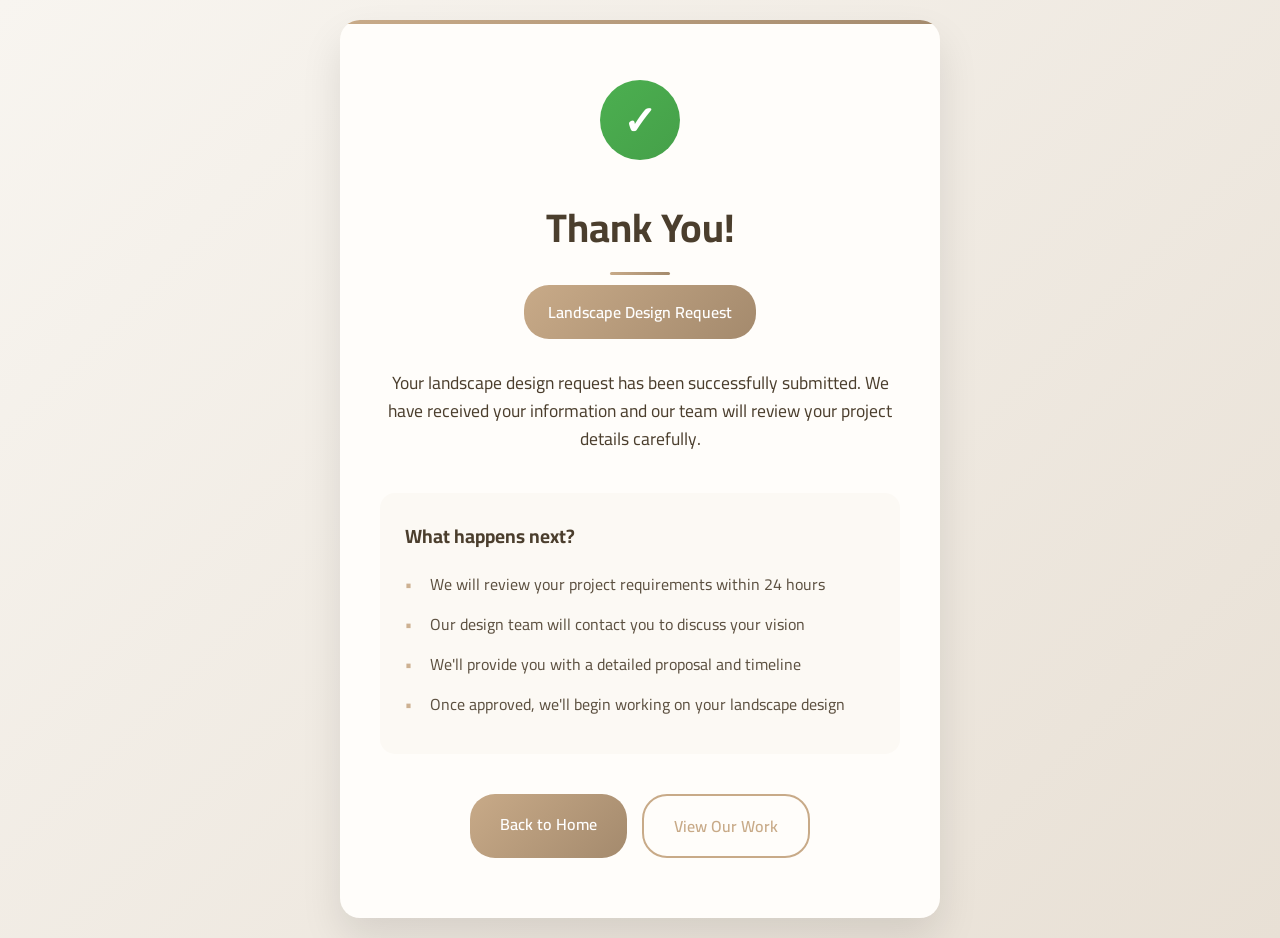
<file: assets/pages/thanks-page-landscape.html>
<!DOCTYPE html>
<html lang="en">
<head>
  <meta charset="UTF-8" />
  <meta name="viewport" content="width=device-width, initial-scale=1.0"/>
  <title>Thank You - Landscape Design Request</title>
  <link rel="preconnect" href="https://fonts.googleapis.com">
  <link href="https://fonts.googleapis.com/css2?family=Cairo:wght@400;700&display=swap" rel="stylesheet">
  <style>
    :root {
      --main-bg: #f8f5f0;
      --form-bg: #fffdfa;
      --accent: #c8aa88;
      --accent-dark: #a48a6d;
      --text-color: #4b3e2d;
      --input-bg: #fcf9f4;
      --success-color: #4CAF50;
      --success-hover: #45a049;
    }

    * {
      margin: 0;
      padding: 0;
      box-sizing: border-box;
    }

    body {
      font-family: 'Cairo', sans-serif;
      background: linear-gradient(135deg, var(--main-bg) 0%, #e8e0d5 100%);
      min-height: 100vh;
      display: flex;
      align-items: center;
      justify-content: center;
      padding: 20px;
    }

    .thank-you-container {
      background: var(--form-bg);
      border-radius: 20px;
      box-shadow: 0 20px 40px rgba(0, 0, 0, 0.1);
      padding: 60px 40px;
      text-align: center;
      max-width: 600px;
      width: 100%;
      position: relative;
      overflow: hidden;
      animation: fadeIn 0.8s ease-out;
    }

    .thank-you-container::before {
      content: '';
      position: absolute;
      top: 0;
      left: 0;
      right: 0;
      height: 4px;
      background: linear-gradient(90deg, var(--accent), var(--accent-dark));
    }

    .success-icon {
      width: 80px;
      height: 80px;
      background: linear-gradient(135deg, var(--success-color), var(--success-hover));
      border-radius: 50%;
      display: flex;
      align-items: center;
      justify-content: center;
      margin: 0 auto 30px;
      animation: bounce 0.6s ease-out 0.3s both;
    }

    .success-icon::after {
      content: '✓';
      color: white;
      font-size: 40px;
      font-weight: bold;
    }

    h1 {
      color: var(--text-color);
      font-size: 2.5rem;
      margin-bottom: 20px;
      font-weight: 700;
      position: relative;
      animation: slideUp 0.8s ease-out 0.4s both;
    }

    h1::after {
      content: '';
      position: absolute;
      bottom: -10px;
      left: 50%;
      transform: translateX(-50%);
      width: 60px;
      height: 3px;
      background: linear-gradient(90deg, var(--accent), var(--accent-dark));
      border-radius: 2px;
    }

    .message {
      color: var(--text-color);
      font-size: 1.1rem;
      line-height: 1.6;
      margin-bottom: 40px;
      opacity: 0.9;
      animation: slideUp 0.8s ease-out 0.5s both;
    }

    .service-type {
      background: linear-gradient(135deg, var(--accent), var(--accent-dark));
      color: white;
      padding: 12px 24px;
      border-radius: 25px;
      display: inline-block;
      font-weight: 600;
      margin-bottom: 30px;
      animation: slideUp 0.8s ease-out 0.6s both;
    }

    .next-steps {
      background: var(--input-bg);
      border-radius: 15px;
      padding: 25px;
      margin-bottom: 40px;
      text-align: left;
      animation: slideUp 0.8s ease-out 0.7s both;
    }

    .next-steps h3 {
      color: var(--text-color);
      margin-bottom: 15px;
      font-size: 1.2rem;
    }

    .next-steps ul {
      list-style: none;
      padding: 0;
    }

    .next-steps li {
      color: var(--text-color);
      margin-bottom: 10px;
      padding-left: 25px;
      position: relative;
      opacity: 0.9;
    }

    .next-steps li::before {
      content: '•';
      color: var(--accent);
      font-weight: bold;
      position: absolute;
      left: 0;
    }

    .button-group {
      display: flex;
      gap: 15px;
      justify-content: center;
      flex-wrap: wrap;
      animation: slideUp 0.8s ease-out 0.8s both;
    }

    .btn {
      padding: 15px 30px;
      border: none;
      border-radius: 25px;
      font-family: 'Cairo', sans-serif;
      font-size: 1rem;
      font-weight: 600;
      cursor: pointer;
      transition: all 0.3s ease;
      text-decoration: none;
      display: inline-block;
      min-width: 140px;
    }

    .btn-primary {
      background: linear-gradient(135deg, var(--accent), var(--accent-dark));
      color: white;
    }

    .btn-primary:hover {
      transform: translateY(-2px);
      box-shadow: 0 10px 20px rgba(200, 170, 136, 0.3);
    }

    .btn-secondary {
      background: transparent;
      color: var(--accent);
      border: 2px solid var(--accent);
    }

    .btn-secondary:hover {
      background: var(--accent);
      color: white;
      transform: translateY(-2px);
    }

    @keyframes fadeIn {
      from {
        opacity: 0;
        transform: translateY(30px);
      }
      to {
        opacity: 1;
        transform: translateY(0);
      }
    }

    @keyframes slideUp {
      from {
        opacity: 0;
        transform: translateY(20px);
      }
      to {
        opacity: 1;
        transform: translateY(0);
      }
    }

    @keyframes bounce {
      0%, 20%, 53%, 80%, 100% {
        transform: translateY(0);
      }
      40%, 43% {
        transform: translateY(-10px);
      }
      70% {
        transform: translateY(-5px);
      }
      90% {
        transform: translateY(-2px);
      }
    }

    @media (max-width: 768px) {
      .thank-you-container {
        padding: 40px 20px;
        margin: 10px;
      }

      h1 {
        font-size: 2rem;
      }

      .button-group {
        flex-direction: column;
        align-items: center;
      }

      .btn {
        width: 100%;
        max-width: 250px;
      }
    }
  </style>
</head>
<body>
  <div class="thank-you-container">
    <div class="success-icon"></div>
    
    <h1>Thank You!</h1>
    
    <div class="service-type">Landscape Design Request</div>
    
    <p class="message">
      Your landscape design request has been successfully submitted. We have received your information and our team will review your project details carefully.
    </p>
    
    <div class="next-steps">
      <h3>What happens next?</h3>
      <ul>
        <li>We will review your project requirements within 24 hours</li>
        <li>Our design team will contact you to discuss your vision</li>
        <li>We'll provide you with a detailed proposal and timeline</li>
        <li>Once approved, we'll begin working on your landscape design</li>
      </ul>
    </div>
    
    <div class="button-group">
      <a href="index.html" class="btn btn-primary">Back to Home</a>
      <a href="index2.html#landscapephotos" class="btn btn-secondary">View Our Work</a>
    </div>
  </div>
</body>
</html>
</file>
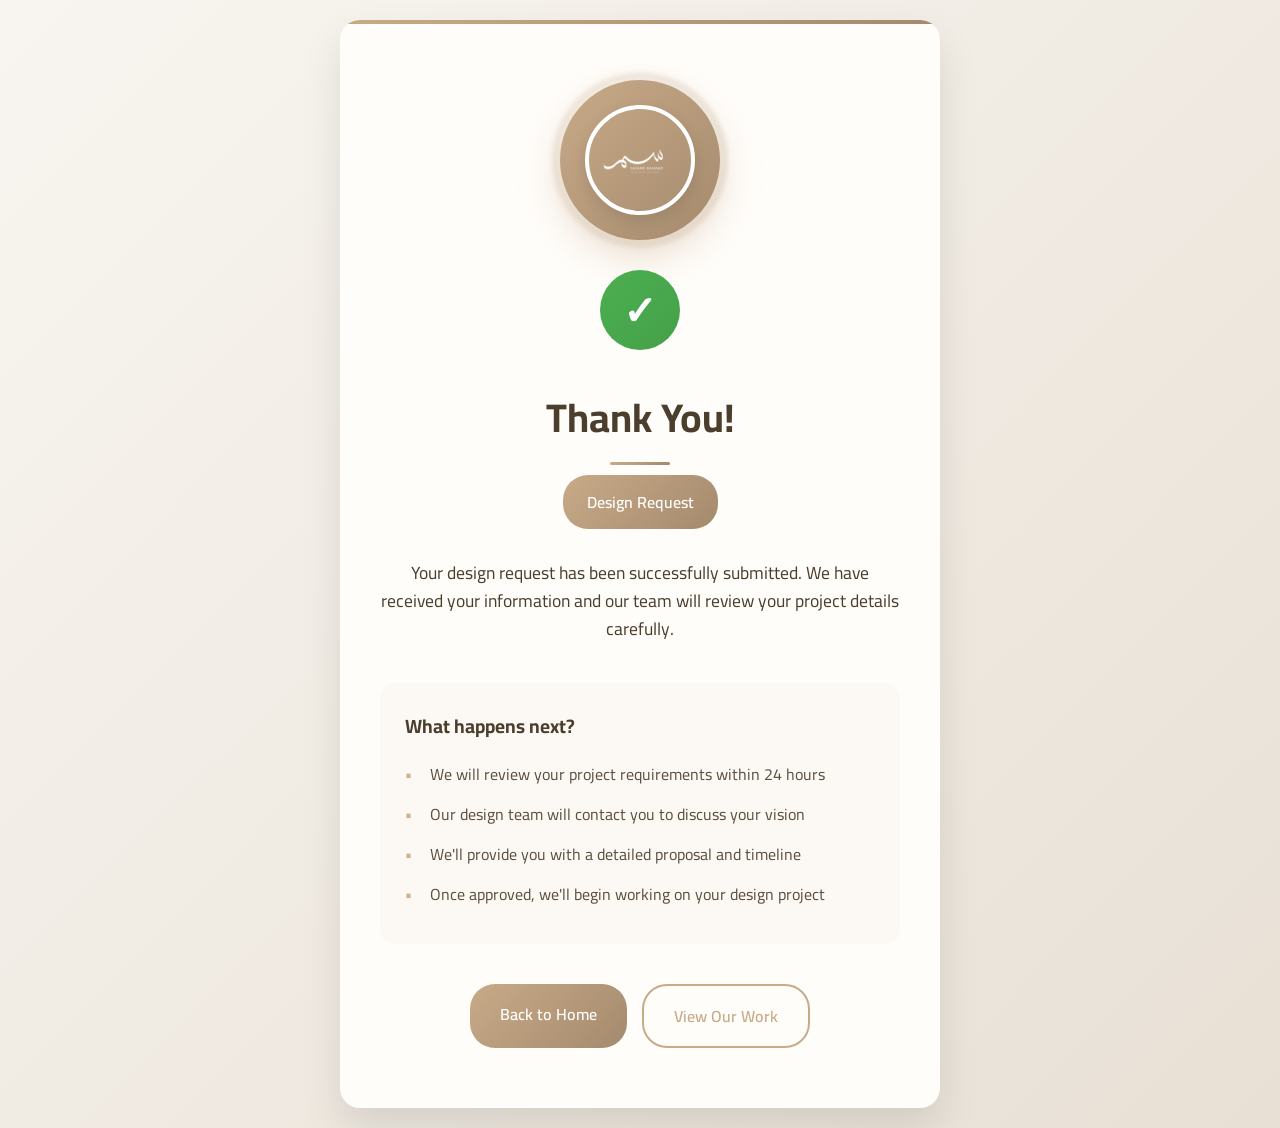
<file: assets/pages/thanks.html>
<!DOCTYPE html>
<html lang="en">
<head>
    <meta charset="UTF-8">
    <meta name="viewport" content="width=device-width, initial-scale=1.0">
    <title>Thank You - Samar Ammar Design</title>
    <link rel="preconnect" href="https://fonts.googleapis.com">
    <link href="https://fonts.googleapis.com/css2?family=Cairo:wght@400;700&display=swap" rel="stylesheet">
    <style>
        :root {
            --main-bg: #f8f5f0;
            --form-bg: #fffdfa;
            --accent: #c8aa88;
            --accent-dark: #a48a6d;
            --text-color: #4b3e2d;
            --input-bg: #fcf9f4;
            --success-color: #4CAF50;
            --success-hover: #45a049;
        }

        * {
            margin: 0;
            padding: 0;
            box-sizing: border-box;
        }

        body {
            font-family: 'Cairo', sans-serif;
            background: linear-gradient(135deg, var(--main-bg) 0%, #e8e0d5 100%);
            min-height: 100vh;
            display: flex;
            align-items: center;
            justify-content: center;
            padding: 20px;
            overflow-x: hidden;
        }

        .thank-you-container {
            background: var(--form-bg);
            border-radius: 20px;
            box-shadow: 0 20px 40px rgba(0, 0, 0, 0.1);
            padding: 60px 40px;
            text-align: center;
            max-width: 600px;
            width: 100%;
            position: relative;
            overflow: hidden;
            animation: fadeIn 0.8s ease-out;
        }

        .thank-you-container::before {
            content: '';
            position: absolute;
            top: 0;
            left: 0;
            right: 0;
            height: 4px;
            background: linear-gradient(90deg, var(--accent), var(--accent-dark));
        }

        .logo-section {
            margin-bottom: 30px;
            animation: slideUp 0.8s ease-out 0.2s both;
        }

        .logo-container {
            width: 160px;
            height: 160px;
            margin: 0 auto 20px;
            border-radius: 50%;
            background: linear-gradient(135deg, var(--accent), var(--accent-dark));
            display: flex;
            align-items: center;
            justify-content: center;
            box-shadow: 0 15px 40px rgba(200, 170, 136, 0.4);
            position: relative;
            animation: pulse 3s infinite ease-in-out;
            transition: all 0.3s ease;
        }

        .logo-container:hover {
            transform: scale(1.05);
            box-shadow: 0 20px 50px rgba(200, 170, 136, 0.5);
        }

        .logo-container::before {
            content: '';
            position: absolute;
            top: -8px;
            left: -8px;
            right: -8px;
            bottom: -8px;
            border-radius: 50%;
            background: linear-gradient(135deg, var(--accent), var(--accent-dark));
            z-index: -1;
            opacity: 0.2;
            animation: pulse-ring 2.5s infinite ease-in-out;
            filter: blur(2px);
        }

        .logo-container::after {
            content: '';
            position: absolute;
            top: -3px;
            left: -3px;
            right: -3px;
            bottom: -3px;
            border-radius: 50%;
            background: linear-gradient(135deg, rgba(255, 255, 255, 0.3), rgba(255, 255, 255, 0.1));
            z-index: -1;
            opacity: 0.6;
            animation: glow 3s infinite ease-in-out;
        }

        .logo-container img {
            width: 110px;
            height: 110px;
            border-radius: 50%;
            object-fit: cover;
            border: 4px solid white;
            box-shadow: 0 5px 15px rgba(0, 0, 0, 0.1);
            transition: all 0.3s ease;
        }

        .logo-container:hover img {
            transform: scale(1.02);
            border-color: rgba(255, 255, 255, 0.9);
        }

        .success-icon {
            width: 80px;
            height: 80px;
            background: linear-gradient(135deg, var(--success-color), var(--success-hover));
            border-radius: 50%;
            display: flex;
            align-items: center;
            justify-content: center;
            margin: 0 auto 30px;
            animation: bounce 0.6s ease-out 0.3s both;
        }

        .success-icon::after {
            content: '✓';
            color: white;
            font-size: 40px;
            font-weight: bold;
        }

        h1 {
            color: var(--text-color);
            font-size: 2.5rem;
            margin-bottom: 20px;
            font-weight: 700;
            position: relative;
            animation: slideUp 0.8s ease-out 0.4s both;
        }

        h1::after {
            content: '';
            position: absolute;
            bottom: -10px;
            left: 50%;
            transform: translateX(-50%);
            width: 60px;
            height: 3px;
            background: linear-gradient(90deg, var(--accent), var(--accent-dark));
            border-radius: 2px;
        }

        .message {
            color: var(--text-color);
            font-size: 1.1rem;
            line-height: 1.6;
            margin-bottom: 40px;
            opacity: 0.9;
            animation: slideUp 0.8s ease-out 0.5s both;
        }

        .service-type {
            background: linear-gradient(135deg, var(--accent), var(--accent-dark));
            color: white;
            padding: 12px 24px;
            border-radius: 25px;
            display: inline-block;
            font-weight: 600;
            margin-bottom: 30px;
            animation: slideUp 0.8s ease-out 0.6s both;
        }

        .next-steps {
            background: var(--input-bg);
            border-radius: 15px;
            padding: 25px;
            margin-bottom: 40px;
            text-align: left;
            animation: slideUp 0.8s ease-out 0.7s both;
        }

        .next-steps h3 {
            color: var(--text-color);
            margin-bottom: 15px;
            font-size: 1.2rem;
        }

        .next-steps ul {
            list-style: none;
            padding: 0;
        }

        .next-steps li {
            color: var(--text-color);
            margin-bottom: 10px;
            padding-left: 25px;
            position: relative;
            opacity: 0.9;
        }

        .next-steps li::before {
            content: '•';
            color: var(--accent);
            font-weight: bold;
            position: absolute;
            left: 0;
        }

        .button-group {
            display: flex;
            gap: 15px;
            justify-content: center;
            flex-wrap: wrap;
            animation: slideUp 0.8s ease-out 0.8s both;
        }

        .btn {
            padding: 15px 30px;
            border: none;
            border-radius: 25px;
            font-family: 'Cairo', sans-serif;
            font-size: 1rem;
            font-weight: 600;
            cursor: pointer;
            transition: all 0.3s ease;
            text-decoration: none;
            display: inline-block;
            min-width: 140px;
        }

        .btn-primary {
            background: linear-gradient(135deg, var(--accent), var(--accent-dark));
            color: white;
        }

        .btn-primary:hover {
            transform: translateY(-2px);
            box-shadow: 0 10px 20px rgba(200, 170, 136, 0.3);
        }

        .btn-secondary {
            background: transparent;
            color: var(--accent);
            border: 2px solid var(--accent);
        }

        .btn-secondary:hover {
            background: var(--accent);
            color: white;
            transform: translateY(-2px);
        }

        @keyframes fadeIn {
            from {
                opacity: 0;
                transform: translateY(30px);
            }
            to {
                opacity: 1;
                transform: translateY(0);
            }
        }

        @keyframes slideUp {
            from {
                opacity: 0;
                transform: translateY(20px);
            }
            to {
                opacity: 1;
                transform: translateY(0);
            }
        }

        @keyframes bounce {
            0%, 20%, 53%, 80%, 100% {
                transform: translateY(0);
            }
            40%, 43% {
                transform: translateY(-10px);
            }
            70% {
                transform: translateY(-5px);
            }
            90% {
                transform: translateY(-2px);
            }
        }

        @keyframes pulse {
            0%, 100% {
                transform: scale(1);
            }
            50% {
                transform: scale(1.03);
            }
        }

        @keyframes pulse-ring {
            0% {
                transform: scale(1);
                opacity: 0.2;
            }
            50% {
                transform: scale(1.15);
                opacity: 0.1;
            }
            100% {
                transform: scale(1);
                opacity: 0.2;
            }
        }

        @keyframes glow {
            0%, 100% {
                opacity: 0.6;
                transform: scale(1);
            }
            50% {
                opacity: 0.8;
                transform: scale(1.05);
            }
        }

        @media (max-width: 768px) {
            .thank-you-container {
                padding: 40px 20px;
                margin: 10px;
            }

            h1 {
                font-size: 2rem;
            }

            .logo-container {
                width: 140px;
                height: 140px;
            }

            .logo-container img {
                width: 95px;
                height: 95px;
            }

            .button-group {
                flex-direction: column;
                align-items: center;
            }

            .btn {
                width: 100%;
                max-width: 250px;
            }
        }

        @media (max-width: 480px) {
            .logo-container {
                width: 120px;
                height: 120px;
            }

            .logo-container img {
                width: 80px;
                height: 80px;
            }
        }

        /* تحسين السكرول */
        ::-webkit-scrollbar {
          width: 12px;
        }

        ::-webkit-scrollbar-track {
          background: var(--main-bg);
          border-radius: 10px;
        }

        ::-webkit-scrollbar-thumb {
          background: linear-gradient(to bottom, var(--accent), var(--accent-dark));
          border-radius: 10px;
          border: 2px solid var(--main-bg);
        }

        ::-webkit-scrollbar-thumb:hover {
          background: linear-gradient(to bottom, var(--accent-dark), var(--accent));
        }

        /* تحسين التمرير السلس */
        html {
          scroll-behavior: smooth;
        }

        /* تحسين الأداء */
        * {
          -webkit-font-smoothing: antialiased;
          -moz-osx-font-smoothing: grayscale;
        }
    </style>
</head>
<body>
    <div class="thank-you-container">
        <div class="logo-section">
            <div class="logo-container">
                <img src="../images/avatar_white.png" alt="Samar Ammar Logo" />
            </div>
        </div>
        
        <div class="success-icon"></div>
        
        <h1>Thank You!</h1>
        
        <div class="service-type">Design Request</div>
        
        <p class="message">
            Your design request has been successfully submitted. We have received your information and our team will review your project details carefully.
        </p>
        
        <div class="next-steps">
            <h3>What happens next?</h3>
            <ul>
                <li>We will review your project requirements within 24 hours</li>
                <li>Our design team will contact you to discuss your vision</li>
                <li>We'll provide you with a detailed proposal and timeline</li>
                <li>Once approved, we'll begin working on your design project</li>
            </ul>
        </div>
        
        <div class="button-group">
            <a href="index.html" class="btn btn-primary">Back to Home</a>
            <a href="index2.html" class="btn btn-secondary">View Our Work</a>
        </div>
    </div>
</body>
</html>
</file>
